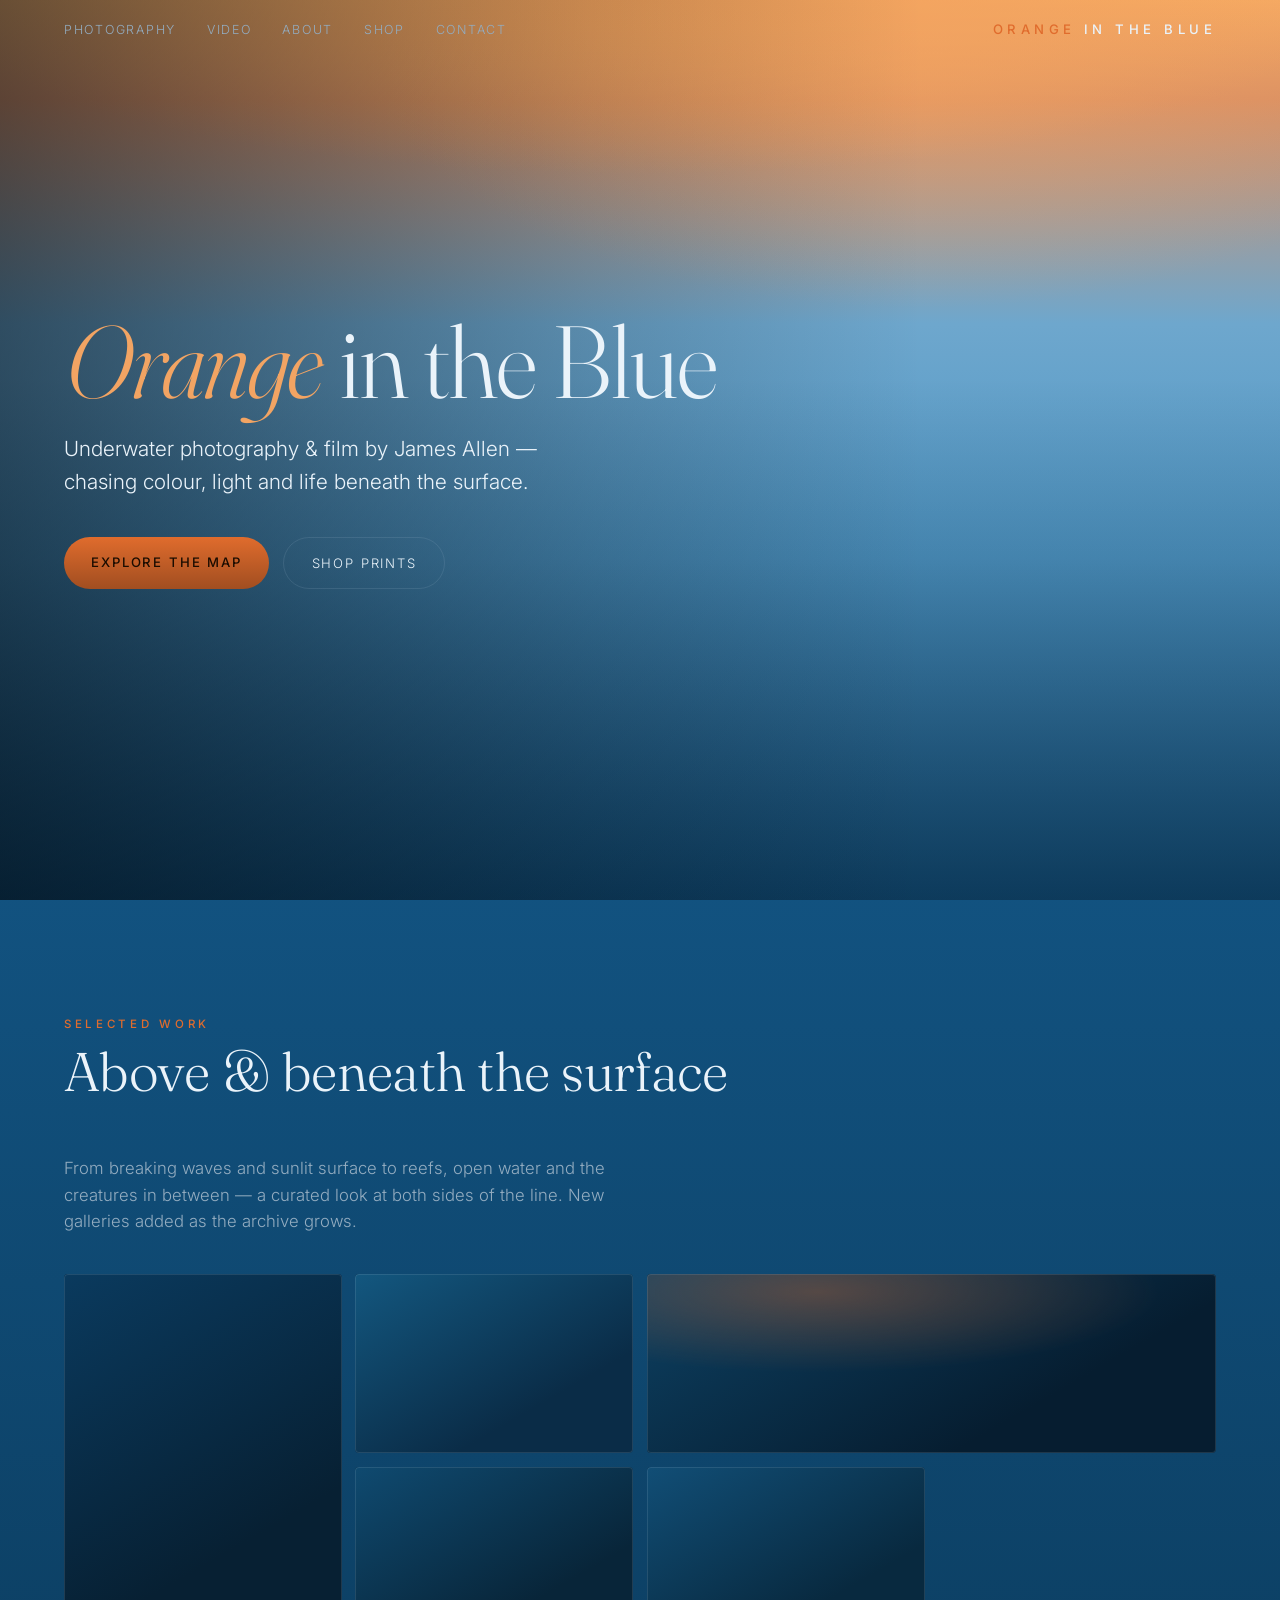
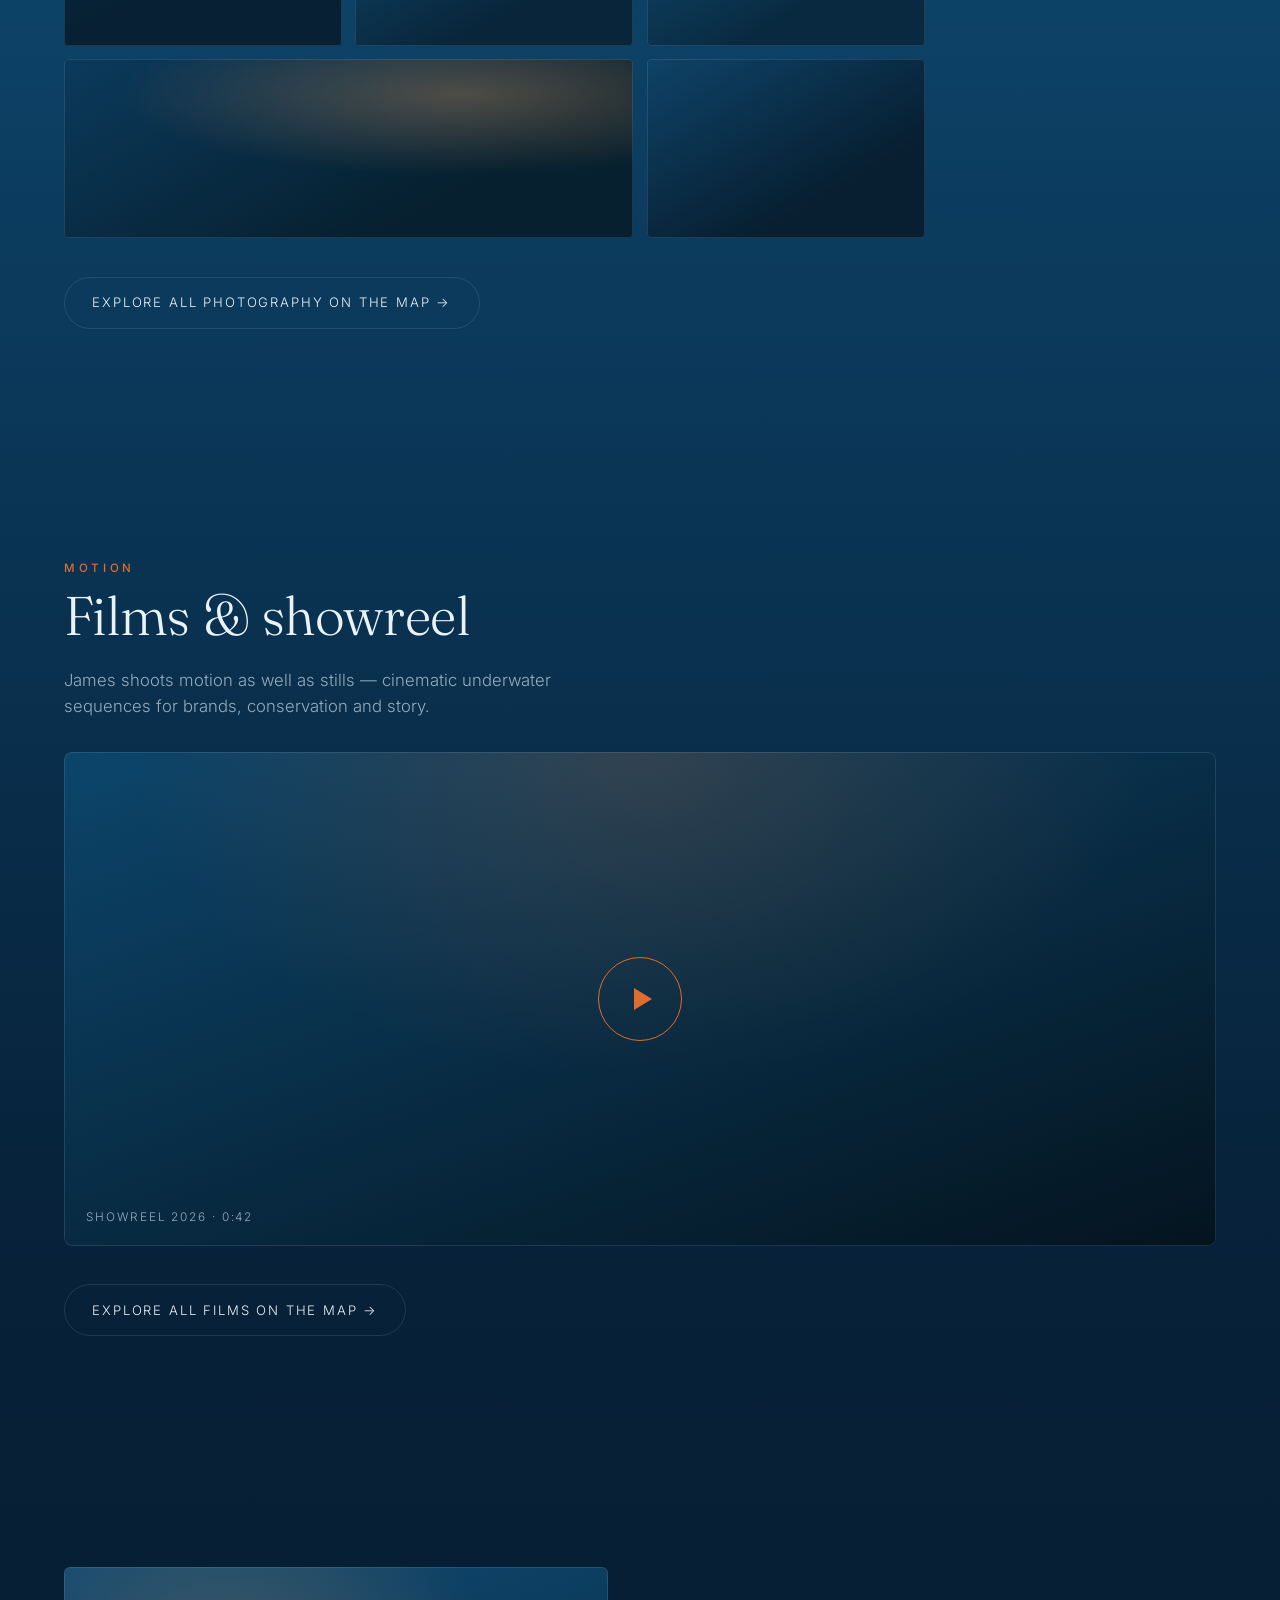
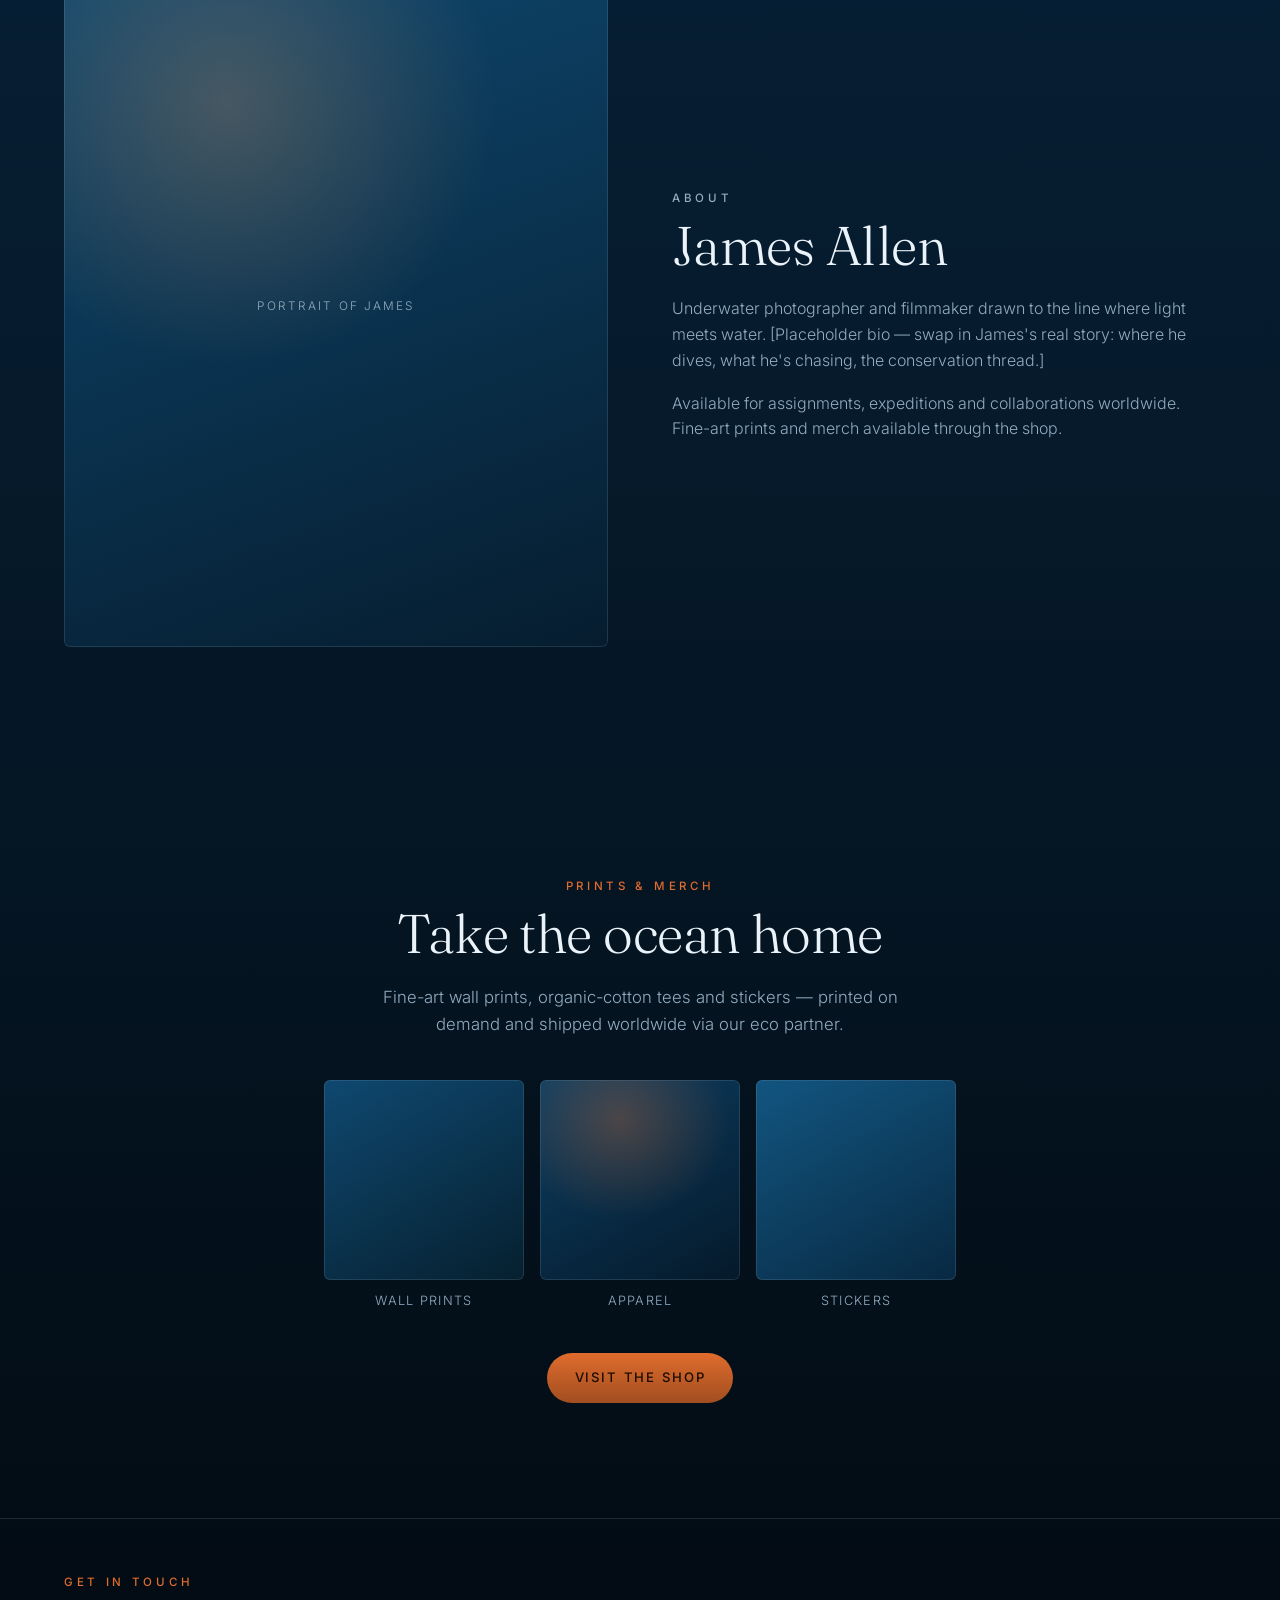
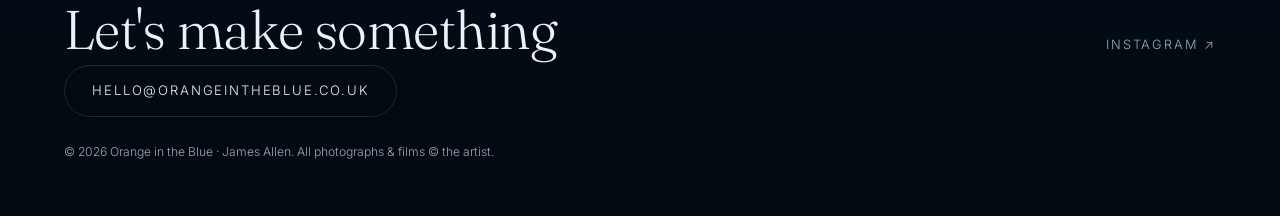
<file: index.html>
<!DOCTYPE html>
<html lang="en">
<head>
  <meta charset="UTF-8" />
  <meta name="viewport" content="width=device-width, initial-scale=1.0" />
  <title>Orange in the Blue — Underwater Photography & Film by James Allen</title>
  <meta name="description" content="Orange in the Blue — underwater and ocean photography and film by James Allen. Prints, wall art and merch." />

  <!-- Fonts (degrade gracefully to system fonts if offline) -->
  <link rel="preconnect" href="https://fonts.googleapis.com" />
  <link rel="preconnect" href="https://fonts.gstatic.com" crossorigin />
  <link href="https://fonts.googleapis.com/css2?family=Fraunces:opsz,wght@9..144,300;9..144,400;9..144,500&family=Inter:wght@300;400;500;600&display=swap" rel="stylesheet" />

  <style>
    :root {
      --abyss: #03101b;       /* near-black blue background      */
      --deep:  #07223a;       /* deep ocean blue                 */
      --blue:  #0e4b78;       /* mid blue                        */
      /* ── Ginger accent: ONE source of truth (edit only these two lines) ── */
      --accent-rgb: 224 108 45;        /* ginger / copper            */
      --accent-soft-rgb: 242 164 99;   /* lighter ginger highlight   */
      --orange: rgb(var(--accent-rgb));
      --orange-soft: rgb(var(--accent-soft-rgb));
      --ink:   #eaf3fa;       /* primary text                    */
      --muted: #93acc0;       /* secondary text                  */
      --line:  rgba(147,172,192,.18);
      --display: "Fraunces", Georgia, "Times New Roman", serif;
      --sans: "Inter", system-ui, -apple-system, "Segoe UI", Roboto, sans-serif;
      /* layout: centered content width + responsive side gutter (more room on phone, slimmer on wide screens) */
      --maxw: 1240px;
      --pad-x: clamp(1.75rem, 5vw, 4rem);
      --gutter: max(var(--pad-x), (100% - var(--maxw)) / 2);
      /* ── Ocean depth journey: surface sunset → abyssal black (maps top→bottom of the page) ── */
      --surf-sun:   #f4a259;   /* warm sunset glow at the horizon          */
      --surf-blue:  #4f97c6;   /* bright sunlit surface water              */
      --zone-sun:   #14598a;   /* sunlit shallows (epipelagic)            */
      --zone-twi:   #0c3f63;   /* twilight zone (mesopelagic)             */
      --zone-deep:  #07223a;   /* deep blue                               */
      --zone-mid:   #051726;   /* midnight zone (bathypelagic)            */
      --zone-abyss: #02090f;   /* abyssal black (the trench at the footer) */
    }

    * { box-sizing: border-box; margin: 0; padding: 0; }
    html { scroll-behavior: smooth; }
    body {
      /* the descent: one continuous gradient stretched over the whole page height,
         so scrolling from hero to footer dives from the sunlit surface to the abyss */
      background-color: var(--zone-abyss); /* fallback + overscroll */
      background-image: linear-gradient(
        180deg,
        var(--surf-blue)  0%,
        var(--zone-sun)  12%,
        var(--zone-twi)  34%,
        var(--zone-deep) 56%,
        var(--zone-mid)  78%,
        var(--zone-abyss) 100%
      );
      background-repeat: no-repeat;
      color: var(--ink);
      font-family: var(--sans);
      font-weight: 300;
      line-height: 1.6;
      -webkit-font-smoothing: antialiased;
      overflow-x: hidden;
    }
    a { color: inherit; text-decoration: none; }
    img { display: block; width: 100%; height: 100%; object-fit: cover; }
    section { padding: clamp(4.5rem, 9vw, 9rem) var(--gutter); }

    .eyebrow {
      font-size: .72rem; letter-spacing: .32em; text-transform: uppercase;
      color: var(--orange); font-weight: 500;
    }
    h2.section-title {
      font-family: var(--display); font-weight: 300;
      font-size: clamp(2rem, 5vw, 3.4rem); line-height: 1.05;
      margin: .6rem 0 1.4rem; letter-spacing: -.01em;
    }
    .lead { color: var(--muted); max-width: 56ch; font-size: 1.05rem; }

    /* ---------- NAV ---------- */
    header {
      position: fixed; inset: 0 0 auto 0; z-index: 50;
      display: flex; align-items: center; justify-content: space-between;
      padding: 1.2rem var(--gutter);
      transition: background .4s ease, padding .4s ease, backdrop-filter .4s ease;
    }
    header.scrolled {
      background: rgba(3,16,27,.82);
      backdrop-filter: blur(12px);
      padding-top: .85rem; padding-bottom: .85rem;
      border-bottom: 1px solid var(--line);
    }
    .wordmark {
      font-size: .82rem; letter-spacing: .34em; text-transform: uppercase;
      font-weight: 500; color: var(--ink);
    }
    .wordmark b { color: var(--orange); font-weight: 500; }
    nav.links { display: flex; gap: clamp(1rem, 2.4vw, 2.4rem); }
    nav.links a {
      font-size: .78rem; letter-spacing: .14em; text-transform: uppercase;
      color: var(--muted); transition: color .25s ease;
    }
    nav.links a:hover { color: var(--ink); }
    .nav-toggle { display: none; background: none; border: 0; color: var(--ink); font-size: 1.4rem; cursor: pointer; }
    @media (max-width: 760px) {
      .nav-toggle { display: block; z-index: 2; }
      nav.links {
        position: absolute; top: 100%; left: 0; right: 0;
        flex-direction: column; gap: 0;
        background: rgba(3,16,27,.97); backdrop-filter: blur(14px);
        border-bottom: 1px solid var(--line);
        padding: .25rem var(--gutter) 1rem;
        display: none;
      }
      header.nav-open { background: rgba(3,16,27,.97); backdrop-filter: blur(14px); }
      header.nav-open nav.links { display: flex; }
      nav.links a { padding: .9rem 0; font-size: .95rem; border-top: 1px solid var(--line); }
    }

    /* ---------- HERO ---------- */
    .hero {
      position: relative; height: 100svh; min-height: 600px;
      display: flex; flex-direction: column; justify-content: center;
      padding: 0 var(--gutter);
      overflow: hidden;
    }
    /* Swap this gradient block for James's looping showreel:
       <video class="hero-media" autoplay muted loop playsinline poster="poster.jpg">
         <source src="reel.mp4" type="video/mp4"></video>  */
    .hero-media {
      position: absolute; inset: 0; z-index: 0;
      background:
        /* warm sun bloom near the horizon, upper-right */
        radial-gradient(80% 55% at 72% 4%, rgb(var(--accent-soft-rgb) / .55), transparent 55%),
        /* soft orange horizon haze */
        radial-gradient(120% 42% at 50% 0%, var(--surf-sun), transparent 46%),
        /* sunset sky melting into bright sea, ending on the page's surface blue
           so it blends seamlessly into the descent gradient below */
        linear-gradient(180deg,
          #f6ab63 0%,
          #d98f63 11%,
          #6ea7cd 36%,
          var(--surf-blue) 62%,
          var(--zone-sun) 100%);
    }
    /* animated light rays / caustics */
    .hero-media::after {
      content: ""; position: absolute; inset: -20%;
      background:
        radial-gradient(60% 40% at 30% -10%, rgba(180,225,255,.18), transparent 60%),
        radial-gradient(40% 30% at 75% -5%, rgb(var(--accent-soft-rgb) / .14), transparent 60%);
      filter: blur(8px);
      animation: drift 16s ease-in-out infinite alternate;
    }
    @keyframes drift { from { transform: translate3d(-3%, -2%, 0) scale(1.05); } to { transform: translate3d(4%, 3%, 0) scale(1.12); } }
    .hero::before { /* scrim for text legibility over the bright sunset */
      content: ""; position: absolute; inset: 0; z-index: 1;
      background:
        linear-gradient(90deg, rgba(2,12,20,.58) 0%, rgba(2,12,20,.18) 46%, transparent 72%),
        linear-gradient(180deg, transparent 42%, rgba(3,16,27,.42) 100%);
    }
    .hero-inner { position: relative; z-index: 2; max-width: 60rem; }
    .hero h1 {
      font-family: var(--display); font-weight: 300;
      font-size: clamp(2.8rem, 8.5vw, 6.4rem); line-height: .98;
      letter-spacing: -.015em;
    }
    .hero h1 em { font-style: italic; color: var(--orange-soft); }
    .hero p.tag {
      margin-top: 1.3rem; font-size: clamp(1rem, 2vw, 1.3rem);
      color: var(--ink); max-width: 40ch; font-weight: 300;
    }
    .cta-row { margin-top: 2.4rem; display: flex; flex-wrap: wrap; gap: .9rem; }
    .btn {
      display: inline-block; padding: .9rem 1.7rem; border-radius: 999px;
      font-size: .82rem; letter-spacing: .14em; text-transform: uppercase;
      transition: transform .2s ease, background .25s ease, color .25s ease;
    }
    .btn:hover { transform: translateY(-2px); }
    .btn-primary {
      background: var(--orange); /* fallback */
      background: linear-gradient(180deg, rgb(var(--accent-rgb)), color-mix(in srgb, rgb(var(--accent-rgb)) 72%, #000));
      color: #1a0c00; font-weight: 500;
    }
    .btn-primary:hover {
      background: var(--orange-soft); /* fallback */
      background: linear-gradient(180deg, rgb(var(--accent-soft-rgb)), rgb(var(--accent-rgb)));
    }
    .btn-ghost { border: 1px solid var(--line); color: var(--ink); }
    .btn-ghost:hover { border-color: var(--orange); color: var(--orange); }
    /* ---------- WORK GRID ---------- */
    .work-head { display: flex; align-items: flex-end; justify-content: space-between; gap: 2rem; flex-wrap: wrap; margin-bottom: 2.4rem; }
    .grid {
      display: grid; gap: .85rem;
      grid-template-columns: repeat(4, 1fr);
      grid-auto-rows: 14vw;
    }
    .tile {
      position: relative; overflow: hidden; border-radius: 4px;
      background: linear-gradient(135deg, var(--deep), var(--blue));
      cursor: pointer;
    }
    /* Each tile = a slot for one of James's photos. Drop in: <img src="photos/xxx.jpg" alt="..."> */
    .tile .ph { position: absolute; inset: 0; }
    .tile:nth-child(1) .ph { background: linear-gradient(150deg,#0a3a5e,#072033 70%); }
    .tile:nth-child(2) .ph { background: linear-gradient(150deg,#13577f,#0a2c47 70%); }
    .tile:nth-child(3) .ph { background: radial-gradient(120% 90% at 30% 10%, rgb(var(--accent-rgb) / .35), transparent 50%), linear-gradient(150deg,#0d4163,#061d30 70%); }
    .tile:nth-child(4) .ph { background: linear-gradient(150deg,#0f4a70,#082539 70%); }
    .tile:nth-child(5) .ph { background: linear-gradient(150deg,#114e76,#08293f 70%); }
    .tile:nth-child(6) .ph { background: radial-gradient(120% 90% at 70% 20%, rgb(var(--accent-soft-rgb) / .3), transparent 50%), linear-gradient(150deg,#0b3a5c,#06202f 70%); }
    .tile:nth-child(7) .ph { background: linear-gradient(150deg,#0e4368,#071f31 70%); }
    .tile:nth-child(8) .ph { background: linear-gradient(150deg,#125580,#0a2a44 70%); }
    .tile.wide { grid-column: span 2; }
    .tile.tall { grid-row: span 2; }
    .tile .cap {
      position: absolute; left: 0; right: 0; bottom: 0; z-index: 2;
      padding: 1rem; font-size: .72rem; letter-spacing: .12em; text-transform: uppercase;
      color: var(--ink); opacity: 0; transform: translateY(8px);
      background: linear-gradient(transparent, rgba(3,16,27,.85));
      transition: opacity .3s ease, transform .3s ease;
    }
    .tile:hover .cap { opacity: 1; transform: translateY(0); }
    .tile::after { content:""; position:absolute; inset:0; box-shadow: inset 0 0 0 1px var(--line); border-radius:4px; }
    @media (max-width: 900px) { .grid { grid-template-columns: repeat(2,1fr); grid-auto-rows: 34vw; } .tile.wide { grid-column: span 2; } }

    /* ---------- FILMS ---------- */
    .films { background: transparent; } /* let the ocean-descent gradient show through */
    .film-stage {
      position: relative; border-radius: 8px; overflow: hidden; margin-top: 2rem;
      aspect-ratio: 21 / 9;
      background:
        radial-gradient(80% 120% at 50% 0%, rgb(var(--accent-rgb) / .18), transparent 55%),
        linear-gradient(160deg, #0c456b, #04141f);
      display: flex; align-items: center; justify-content: center;
      box-shadow: inset 0 0 0 1px var(--line);
    }
    .play {
      width: 84px; height: 84px; border-radius: 50%;
      border: 1px solid var(--orange); display: grid; place-items: center;
      transition: transform .25s ease, background .25s ease;
    }
    .play:hover { transform: scale(1.06); background: rgb(var(--accent-rgb) / .12); }
    .play::after { content:""; width:0; height:0; margin-left:5px;
      border-left: 18px solid var(--orange); border-top: 11px solid transparent; border-bottom: 11px solid transparent; }
    .film-stage .label { position: absolute; bottom: 1.2rem; left: 1.4rem; font-size:.74rem; letter-spacing:.16em; text-transform:uppercase; color: var(--muted); }

    /* ---------- ABOUT ---------- */
    .about { display: grid; grid-template-columns: 1fr 1fr; gap: clamp(2rem,5vw,4.5rem); align-items: center; }
    .portrait { aspect-ratio: 4/5; border-radius: 6px; background:
      radial-gradient(90% 70% at 30% 20%, rgb(var(--accent-soft-rgb) / .25), transparent 55%),
      linear-gradient(160deg, #0e4870, #061d2f);
      box-shadow: inset 0 0 0 1px var(--line); position: relative; }
    .portrait span { position:absolute; inset:0; display:grid; place-items:center; color:var(--muted); font-size:.74rem; letter-spacing:.18em; text-transform:uppercase; }
    .about p { color: var(--muted); margin-top: 1.1rem; }
    @media (max-width: 820px) { .about { grid-template-columns: 1fr; } .portrait { max-width: 320px; } }

    /* ---------- SHOP ---------- */
    .shop { text-align: center; background: transparent; } /* descent gradient shows through */
    .shop .lead { margin: 1rem auto 0; }
    .shop-row { display: flex; gap: 1rem; justify-content: center; flex-wrap: wrap; margin: 2.6rem 0; }
    .shop-card { width: 200px; display: block; transition: transform .2s ease; }
    .shop-card:hover { transform: translateY(-4px); }
    .shop-card:hover p { color: var(--orange); }
    .shop-card .thumb { aspect-ratio: 1; border-radius: 6px; box-shadow: inset 0 0 0 1px var(--line); }
    .shop-card:nth-child(1) .thumb { background: linear-gradient(150deg,#0f4870,#06202f); }
    .shop-card:nth-child(2) .thumb { background: radial-gradient(100% 90% at 40% 20%, rgb(var(--accent-rgb) / .3), transparent 55%), linear-gradient(150deg,#0c3f63,#05192a); }
    .shop-card:nth-child(3) .thumb { background: linear-gradient(150deg,#125580,#082942); }
    .shop-card p { margin-top:.7rem; font-size:.8rem; letter-spacing:.1em; text-transform:uppercase; color: var(--muted); }

    /* ---------- FOOTER ---------- */
    footer { border-top: 1px solid var(--line); padding: 3.4rem var(--gutter); }
    .foot-row { display:flex; justify-content: space-between; gap:2rem; flex-wrap: wrap; align-items:center; }
    .foot-row a.ig { color: var(--muted); font-size:.8rem; letter-spacing:.14em; text-transform:uppercase; }
    .foot-row a.ig:hover { color: var(--orange); }
    .copy { color: var(--muted); font-size: .76rem; margin-top: 1.6rem; }

    /* reveal animation (progressive enhancement: visible unless JS opts in) */
    .reveal { opacity: 1; transform: none; }
    .js .reveal { opacity: 0; transform: translateY(24px); transition: opacity .8s ease, transform .8s ease; }
    .js .reveal.in { opacity: 1; transform: none; }
    @media (prefers-reduced-motion: reduce) {
      *, *::after, *::before { animation: none !important; }
      .reveal { opacity: 1; transform: none; transition: none; }
      html { scroll-behavior: auto; }
    }
  </style>
  <script>document.documentElement.classList.add('js');</script>
</head>
<body>

  <header id="site-header">
    <button class="nav-toggle" aria-label="Menu" aria-expanded="false">☰</button>
    <nav class="links">
      <a href="photography.html">Photography</a>
      <a href="video.html">Video</a>
      <a href="#about">About</a>
      <a href="#shop">Shop</a>
      <a href="#contact">Contact</a>
    </nav>
    <a class="wordmark" href="#top"><b>Orange</b> in the Blue</a>
  </header>

  <!-- ===== HERO ===== -->
  <section class="hero" id="top">
    <div class="hero-media"></div>
    <div class="hero-inner reveal">
      <h1><em>Orange</em> in the Blue</h1>
      <p class="tag">Underwater photography &amp; film by James Allen — chasing colour, light and life beneath the surface.</p>
      <div class="cta-row">
        <a class="btn btn-primary" href="photography.html">Explore the Map</a>
        <a class="btn btn-ghost" href="#shop">Shop Prints</a>
      </div>
    </div>
  </section>

  <!-- ===== GALLERY ===== -->
  <section id="gallery">
    <div class="work-head reveal">
      <div>
        <p class="eyebrow">Selected Work</p>
        <h2 class="section-title">Above &amp; beneath the surface</h2>
      </div>
      <p class="lead">From breaking waves and sunlit surface to reefs, open water and the creatures in between — a curated look at both sides of the line. New galleries added as the archive grows.</p>
    </div>
    <div class="grid reveal">
      <!-- Replace each .ph with <img src="photos/…"> when James's edits are ready -->
      <div class="tile tall"><div class="ph"></div><div class="cap">Manta Ballet · Maldives</div></div>
      <div class="tile"><div class="ph"></div><div class="cap">Coral Garden · Red Sea</div></div>
      <div class="tile wide"><div class="ph"></div><div class="cap">Into the Blue · Open Water</div></div>
      <div class="tile"><div class="ph"></div><div class="cap">Turtle · Lazy Current</div></div>
      <div class="tile"><div class="ph"></div><div class="cap">Caustics · Surface Light</div></div>
      <div class="tile wide"><div class="ph"></div><div class="cap">Shoal · Silver Storm</div></div>
      <div class="tile"><div class="ph"></div><div class="cap">Anemone · Macro</div></div>
    </div>
    <div class="reveal" style="margin-top:2.4rem;">
      <a class="btn btn-ghost" href="photography.html">Explore all photography on the map →</a>
    </div>
  </section>

  <!-- ===== FILMS ===== -->
  <section class="films" id="films">
    <div class="reveal">
      <p class="eyebrow">Motion</p>
      <h2 class="section-title">Films &amp; showreel</h2>
      <p class="lead">James shoots motion as well as stills — cinematic underwater sequences for brands, conservation and story.</p>
    </div>
    <div class="film-stage reveal">
      <div class="play" role="button" aria-label="Play showreel"></div>
      <span class="label">Showreel 2026 · 0:42</span>
    </div>
    <div class="reveal" style="margin-top:2.4rem;">
      <a class="btn btn-ghost" href="video.html">Explore all films on the map →</a>
    </div>
  </section>

  <!-- ===== ABOUT ===== -->
  <section class="about" id="about">
    <div class="portrait reveal"><span>Portrait of James</span></div>
    <div class="reveal">
      <p class="eyebrow">About</p>
      <h2 class="section-title">James Allen</h2>
      <p>Underwater photographer and filmmaker drawn to the line where light meets water. [Placeholder bio — swap in James's real story: where he dives, what he's chasing, the conservation thread.]</p>
      <p>Available for assignments, expeditions and collaborations worldwide. Fine-art prints and merch available through the shop.</p>
    </div>
  </section>

  <!-- ===== SHOP ===== -->
  <section class="shop" id="shop">
    <p class="eyebrow">Prints &amp; Merch</p>
    <h2 class="section-title">Take the ocean home</h2>
    <p class="lead">Fine-art wall prints, organic-cotton tees and stickers — printed on demand and shipped worldwide via our eco partner.</p>
    <!-- TEEMILL STORE links — placeholder URL; update to James's real store URL once created -->
    <div class="shop-row reveal">
      <a class="shop-card" href="https://orangeintheblue.teemill.com" target="_blank" rel="noopener"><div class="thumb"></div><p>Wall Prints</p></a>
      <a class="shop-card" href="https://orangeintheblue.teemill.com" target="_blank" rel="noopener"><div class="thumb"></div><p>Apparel</p></a>
      <a class="shop-card" href="https://orangeintheblue.teemill.com" target="_blank" rel="noopener"><div class="thumb"></div><p>Stickers</p></a>
    </div>
    <a class="btn btn-primary" href="https://orangeintheblue.teemill.com" target="_blank" rel="noopener">Visit the Shop</a>
  </section>

  <!-- ===== FOOTER ===== -->
  <footer id="contact">
    <div class="foot-row">
      <div>
        <p class="eyebrow">Get in touch</p>
        <h2 class="section-title" style="margin-bottom:.4rem;">Let's make something</h2>
        <a class="btn btn-ghost" href="mailto:hello@orangeintheblue.co.uk">hello@orangeintheblue.co.uk</a>
      </div>
      <a class="ig" href="#" rel="noopener">Instagram ↗</a>
    </div>
    <p class="copy">© <span id="yr">2026</span> Orange in the Blue · James Allen. All photographs &amp; films © the artist.</p>
  </footer>

  <script>
    // Nav background on scroll
    var header = document.getElementById('site-header');
    var onScroll = function () { header.classList.toggle('scrolled', window.scrollY > 40); };
    onScroll(); window.addEventListener('scroll', onScroll, { passive: true });

    // Mobile menu open/close
    var navToggle = document.querySelector('.nav-toggle');
    if (navToggle) {
      navToggle.addEventListener('click', function () {
        var open = header.classList.toggle('nav-open');
        navToggle.setAttribute('aria-expanded', open ? 'true' : 'false');
        navToggle.textContent = open ? '✕' : '☰';
      });
      document.querySelectorAll('nav.links a').forEach(function (a) {
        a.addEventListener('click', function () {
          header.classList.remove('nav-open');
          navToggle.setAttribute('aria-expanded', 'false');
          navToggle.textContent = '☰';
        });
      });
    }

    // Reveal on view
    if ('IntersectionObserver' in window) {
      var io = new IntersectionObserver(function (entries) {
        entries.forEach(function (e) { if (e.isIntersecting) { e.target.classList.add('in'); io.unobserve(e.target); } });
      }, { threshold: 0.12 });
      document.querySelectorAll('.reveal').forEach(function (el) { io.observe(el); });
    } else {
      document.querySelectorAll('.reveal').forEach(function (el) { el.classList.add('in'); });
    }
  </script>
</body>
</html>
</file>
